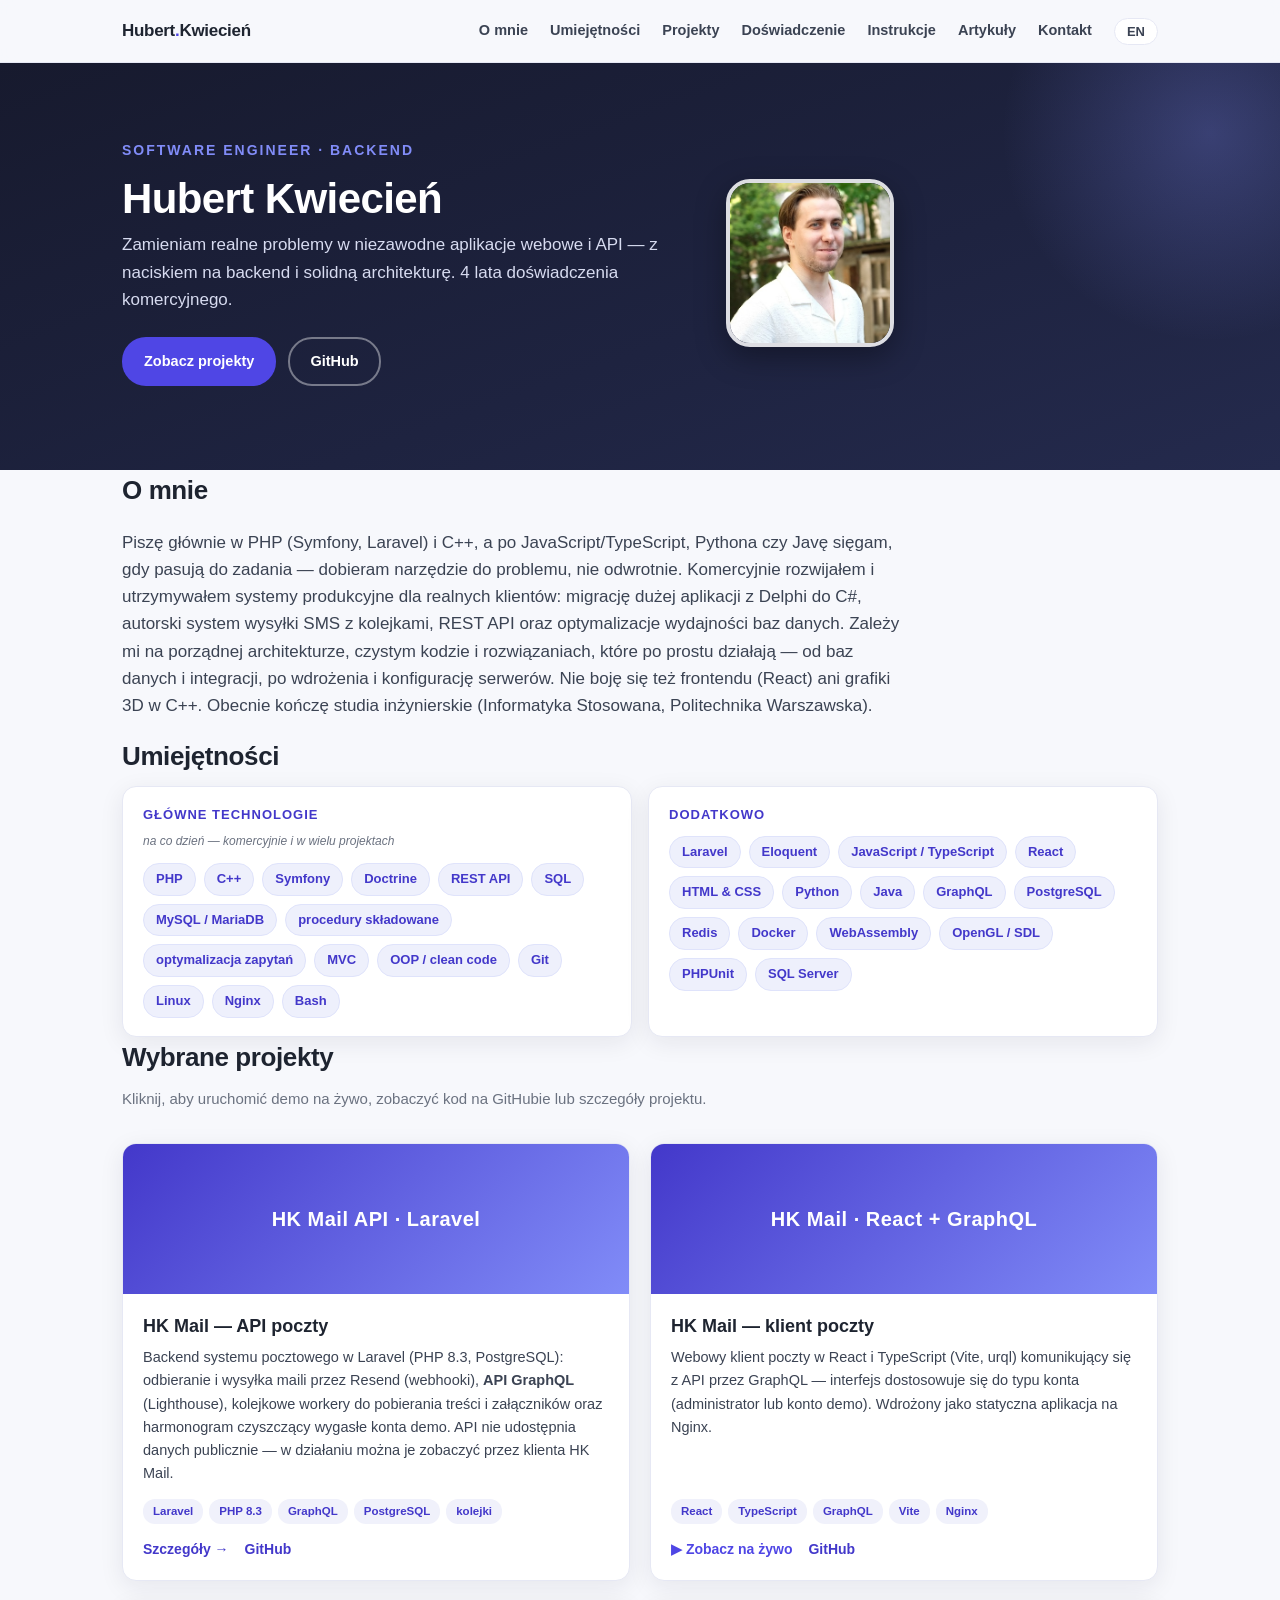
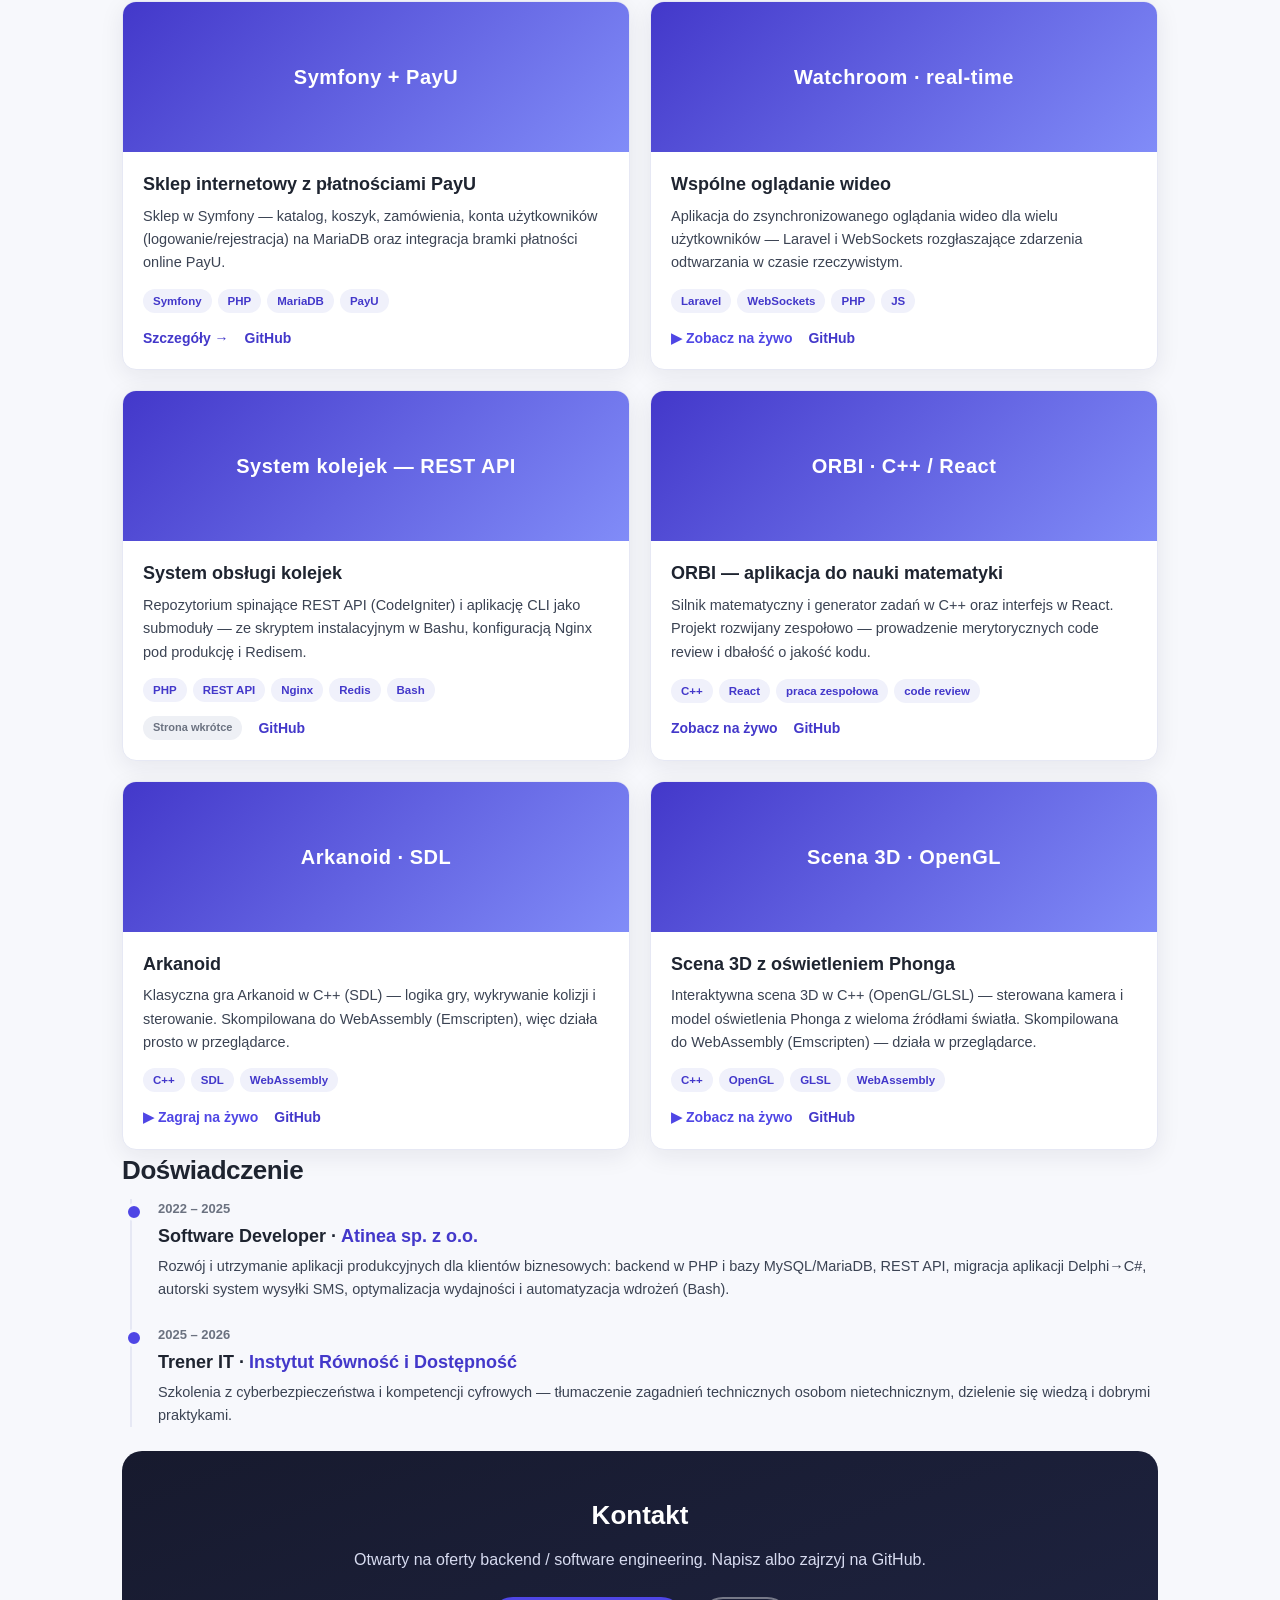
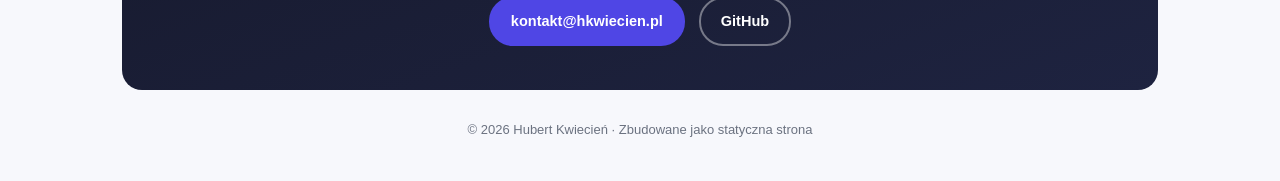
<file: index.html>
<!DOCTYPE html>
<html lang="pl" data-lang="pl">
<head>
<meta charset="UTF-8">
<meta name="viewport" content="width=device-width, initial-scale=1">
<title>Hubert Kwiecień — Software Engineer</title>
<meta name="description" content="Portfolio Huberta Kwiecienia — Software Engineer z naciskiem na backend. PHP/Symfony, Laravel, C++, JavaScript, REST API, bazy danych.">
<meta property="og:title" content="Hubert Kwiecień — Software Engineer">
<meta property="og:description" content="Portfolio Huberta Kwiecienia — Software Engineer z naciskiem na backend. PHP/Symfony, Laravel, C++, JavaScript, REST API, bazy danych.">
<meta property="og:type" content="website">
<meta property="og:image" content="assets/img/hubert-kwiecien-logo.png">
<meta name="twitter:card" content="summary">
<meta name="twitter:image" content="assets/img/hubert-kwiecien-logo.png">
<link rel="icon" type="image/png" sizes="32x32" href="assets/img/favicon-32.png">
<link rel="icon" type="image/png" sizes="192x192" href="assets/img/favicon-192.png">
<link rel="apple-touch-icon" sizes="180x180" href="assets/img/apple-touch-icon.png">
<link rel="shortcut icon" href="favicon.ico">
<link rel="stylesheet" href="style.css">
</head>
<body>

<!-- ===== NAV ===== -->
<nav class="nav">
  <div class="inner">
    <a href="#top" class="brand">Hubert<span>.</span>Kwiecień</a>
    <button class="nav-toggle" aria-label="Menu">☰</button>
    <div class="links">
      <a href="#about"><span class="pl">O mnie</span><span class="en">About</span></a>
      <a href="#skills"><span class="pl">Umiejętności</span><span class="en">Skills</span></a>
      <a href="#projects"><span class="pl">Projekty</span><span class="en">Projects</span></a>
      <a href="#experience"><span class="pl">Doświadczenie</span><span class="en">Experience</span></a>
      <a href="instrukcje/index.php">Instrukcje</a>
      <a href="artykuly/index.php"><span class="pl">Artykuły</span><span class="en">Articles</span></a>
      <a href="#contact"><span class="pl">Kontakt</span><span class="en">Contact</span></a>
      <button class="btn-lang">EN</button>
    </div>
  </div>
</nav>

<!-- ===== HERO ===== -->
<header class="hero" id="top">
  <div class="container inner">
    <div>
      <div class="role">Software Engineer · Backend</div>
      <h1>Hubert Kwiecień</h1>
      <p class="pl">Zamieniam realne problemy w niezawodne aplikacje webowe i API — z naciskiem na backend i solidną architekturę. 4 lata doświadczenia komercyjnego.</p>
      <p class="en">I turn real problems into reliable web applications and APIs — backend-focused, with an eye for solid architecture. 4 years of commercial experience.</p>
      <div class="cta">
        <a href="#projects" class="btn btn-primary"><span class="pl">Zobacz projekty</span><span class="en">View projects</span></a>
        <a href="https://github.com/HubertK2002" target="_blank" rel="noopener" class="btn btn-ghost">GitHub</a>
      </div>
    </div>
    <img class="photo" src="assets/img/hubert.jpg" alt="Hubert Kwiecień">
  </div>
</header>

<!-- ===== ABOUT ===== -->
<section class="about container" id="about">
  <h2 class="section-title"><span class="pl">O mnie</span><span class="en">About me</span></h2>
  <p class="pl">Piszę głównie w PHP (Symfony, Laravel) i C++, a po JavaScript/TypeScript, Pythona czy Javę sięgam, gdy pasują do zadania — dobieram narzędzie do problemu, nie odwrotnie. Komercyjnie rozwijałem i utrzymywałem systemy produkcyjne dla realnych klientów: migrację dużej aplikacji z Delphi do C#, autorski system wysyłki SMS z kolejkami, REST API oraz optymalizacje wydajności baz danych. Zależy mi na porządnej architekturze, czystym kodzie i rozwiązaniach, które po prostu działają — od baz danych i integracji, po wdrożenia i konfigurację serwerów. Nie boję się też frontendu (React) ani grafiki 3D w C++. Obecnie kończę studia inżynierskie (Informatyka Stosowana, Politechnika Warszawska).</p>
  <p class="en">I mostly write PHP (Symfony, Laravel) and C++, and reach for JavaScript/TypeScript, Python or Java when they fit the task — I pick the tool for the problem, not the other way around. Commercially I've built and maintained production systems for real clients: a large Delphi-to-C# app migration, a custom SMS-sending system with queues, REST APIs and database performance optimizations. I care about solid architecture, clean code and solutions that simply work — from databases and integrations to deployments and server configuration. I'm also comfortable with the frontend (React) and 3D graphics in C++. Currently finishing my engineering degree (Applied Computer Science, Warsaw University of Technology).</p>
</section>

<!-- ===== SKILLS ===== -->
<section class="skills container" id="skills">
  <h2 class="section-title"><span class="pl">Umiejętności</span><span class="en">Skills</span></h2>
  <div class="skills-grid">
    <div class="skill-card">
      <h3><span class="pl">Główne technologie</span><span class="en">Core stack</span></h3>
      <p class="skill-note"><span class="pl">na co dzień — komercyjnie i w wielu projektach</span><span class="en">daily — commercial and across many projects</span></p>
      <div class="tags">
        <span class="tag">PHP</span><span class="tag">C++</span><span class="tag">Symfony</span><span class="tag">Doctrine</span>
        <span class="tag">REST API</span><span class="tag">SQL</span><span class="tag">MySQL / MariaDB</span>
        <span class="tag"><span class="pl">procedury składowane</span><span class="en">stored procedures</span></span>
        <span class="tag"><span class="pl">optymalizacja zapytań</span><span class="en">query optimization</span></span>
        <span class="tag">MVC</span><span class="tag">OOP / clean code</span>
        <span class="tag">Git</span><span class="tag">Linux</span><span class="tag">Nginx</span><span class="tag">Bash</span>
      </div>
    </div>
    <div class="skill-card">
      <h3><span class="pl">Dodatkowo</span><span class="en">Also worked with</span></h3>
      <div class="tags">
        <span class="tag">Laravel</span><span class="tag">Eloquent</span><span class="tag">JavaScript / TypeScript</span>
        <span class="tag">React</span><span class="tag">HTML &amp; CSS</span><span class="tag">Python</span><span class="tag">Java</span>
        <span class="tag">GraphQL</span><span class="tag">PostgreSQL</span>
        <span class="tag">Redis</span><span class="tag">Docker</span><span class="tag">WebAssembly</span>
        <span class="tag">OpenGL / SDL</span><span class="tag">PHPUnit</span><span class="tag">SQL Server</span>
      </div>
    </div>
  </div>
</section>

<!-- ===== PROJECTS ===== -->
<section class="projects container" id="projects">
  <h2 class="section-title"><span class="pl">Wybrane projekty</span><span class="en">Selected projects</span></h2>
  <p class="section-sub"><span class="pl">Kliknij, aby uruchomić demo na żywo, zobaczyć kod na GitHubie lub szczegóły projektu.</span><span class="en">Click to run a live demo, see the code on GitHub or the project details.</span></p>
  <div class="proj-grid">

    <div class="proj">
      <div class="thumb">HK Mail API · Laravel</div>
      <div class="body">
        <h3><span class="pl">HK Mail — API poczty</span><span class="en">HK Mail — mail API</span></h3>
        <p class="desc"><span class="pl">Backend systemu pocztowego w Laravel (PHP 8.3, PostgreSQL): odbieranie i wysyłka maili przez Resend (webhooki), <b>API GraphQL</b> (Lighthouse), kolejkowe workery do pobierania treści i załączników oraz harmonogram czyszczący wygasłe konta demo. API nie udostępnia danych publicznie — w działaniu można je zobaczyć przez klienta HK Mail.</span><span class="en">The backend of a mail system in Laravel (PHP 8.3, PostgreSQL): receiving and sending mail through Resend (webhooks), a <b>GraphQL API</b> (Lighthouse), queue workers fetching message bodies and attachments, and a scheduler cleaning up expired demo accounts. The API exposes no public data — you can see it in action through the HK Mail client.</span></p>
        <div class="ptags"><span class="ptag">Laravel</span><span class="ptag">PHP 8.3</span><span class="ptag">GraphQL</span><span class="ptag">PostgreSQL</span><span class="ptag"><span class="pl">kolejki</span><span class="en">queues</span></span></div>
        <div class="actions">
          <a href="projects/hk-mail-api.html"><span class="pl">Szczegóły →</span><span class="en">Details →</span></a>
          <a href="https://github.com/HubertK2002/MailApi" target="_blank" rel="noopener">GitHub</a>
        </div>
      </div>
    </div>

    <div class="proj">
      <div class="thumb">HK Mail · React + GraphQL</div>
      <div class="body">
        <h3><span class="pl">HK Mail — klient poczty</span><span class="en">HK Mail — webmail client</span></h3>
        <p class="desc"><span class="pl">Webowy klient poczty w React i TypeScript (Vite, urql) komunikujący się z API przez GraphQL — interfejs dostosowuje się do typu konta (administrator lub konto demo). Wdrożony jako statyczna aplikacja na Nginx.</span><span class="en">A webmail client in React and TypeScript (Vite, urql) talking to the API over GraphQL — the interface adapts to the account type (admin or demo account). Deployed as a static app on Nginx.</span></p>
        <div class="ptags"><span class="ptag">React</span><span class="ptag">TypeScript</span><span class="ptag">GraphQL</span><span class="ptag">Vite</span><span class="ptag">Nginx</span></div>
        <div class="actions">
          <a class="live" href="https://poczta.hkwiecien.pl/" target="_blank" rel="noopener">▶ <span class="pl">Zobacz na żywo</span><span class="en">Live demo</span></a>
          <a href="https://github.com/HubertK2002/MailClient" target="_blank" rel="noopener">GitHub</a>
        </div>
      </div>
    </div>

    <div class="proj">
      <div class="thumb">Symfony + PayU</div>
      <div class="body">
        <h3><span class="pl">Sklep internetowy z płatnościami PayU</span><span class="en">Online store with PayU payments</span></h3>
        <p class="desc"><span class="pl">Sklep w Symfony — katalog, koszyk, zamówienia, konta użytkowników (logowanie/rejestracja) na MariaDB oraz integracja bramki płatności online PayU.</span><span class="en">A Symfony store — catalog, cart, orders, user accounts (login/registration) on MariaDB, and an online PayU payment gateway integration.</span></p>
        <div class="ptags"><span class="ptag">Symfony</span><span class="ptag">PHP</span><span class="ptag">MariaDB</span><span class="ptag">PayU</span></div>
        <div class="actions">
          <a href="projects/symfony-payu.html"><span class="pl">Szczegóły →</span><span class="en">Details →</span></a>
          <a href="https://github.com/HubertK2002/Techniki-internetu-sklep" target="_blank" rel="noopener">GitHub</a>
        </div>
      </div>
    </div>

    <div class="proj">
      <div class="thumb">Watchroom · real-time</div>
      <div class="body">
        <h3><span class="pl">Wspólne oglądanie wideo</span><span class="en">Synchronized video watching</span></h3>
        <p class="desc"><span class="pl">Aplikacja do zsynchronizowanego oglądania wideo dla wielu użytkowników — Laravel i WebSockets rozgłaszające zdarzenia odtwarzania w czasie rzeczywistym.</span><span class="en">An app for synchronized group video watching — Laravel and WebSockets broadcasting playback events in real time.</span></p>
        <div class="ptags"><span class="ptag">Laravel</span><span class="ptag">WebSockets</span><span class="ptag">PHP</span><span class="ptag">JS</span></div>
        <div class="actions">
          <a class="live" href="https://player.hkwiecien.pl/" target="_blank" rel="noopener">▶ <span class="pl">Zobacz na żywo</span><span class="en">Live demo</span></a>
          <a href="https://github.com/HubertK2002/Video-Party-Player" target="_blank" rel="noopener">GitHub</a>
        </div>
      </div>
    </div>

    <div class="proj">
      <div class="thumb"><span class="pl">System kolejek — REST API</span><span class="en">Queue system — REST API</span></div>
      <div class="body">
        <h3><span class="pl">System obsługi kolejek</span><span class="en">Queue management system</span></h3>
        <p class="desc"><span class="pl">Repozytorium spinające REST API (CodeIgniter) i aplikację CLI jako submoduły — ze skryptem instalacyjnym w Bashu, konfiguracją Nginx pod produkcję i Redisem.</span><span class="en">An umbrella repo combining a REST API (CodeIgniter) and a CLI app as submodules — with a Bash installer, production Nginx configuration and Redis.</span></p>
        <div class="ptags"><span class="ptag">PHP</span><span class="ptag">REST API</span><span class="ptag">Nginx</span><span class="ptag">Redis</span><span class="ptag">Bash</span></div>
        <div class="actions">
          <span class="badge-soon"><span class="pl">Strona wkrótce</span><span class="en">Page soon</span></span>
          <a href="https://github.com/HubertK2002/Api-system-w-kolejek-g-rskich" target="_blank" rel="noopener">GitHub</a>
        </div>
      </div>
    </div>

    <div class="proj">
      <div class="thumb">ORBI · C++ / React</div>
      <div class="body">
        <h3><span class="pl">ORBI — aplikacja do nauki matematyki</span><span class="en">ORBI — a math-learning app</span></h3>
        <p class="desc"><span class="pl">Silnik matematyczny i generator zadań w C++ oraz interfejs w React. Projekt rozwijany zespołowo — prowadzenie merytorycznych code review i dbałość o jakość kodu.</span><span class="en">A math engine and exercise generator in C++ with a React interface. Developed as a team — conducting technical code reviews and caring about code quality.</span></p>
        <div class="ptags"><span class="ptag">C++</span><span class="ptag">React</span><span class="ptag"><span class="pl">praca zespołowa</span><span class="en">teamwork</span></span><span class="ptag">code review</span></div>
        <div class="actions">
          <a href="https://orbi.hkwiecien.pl" target="_blank" rel="noopener"><span><span class="pl">Zobacz na żywo</span><span class="en">Try now</span></span></a>
          <a href="https://github.com/HubertK2002" target="_blank" rel="noopener">GitHub</a>
        </div>
      </div>
    </div>

    <div class="proj">
      <div class="thumb">Arkanoid · SDL</div>
      <div class="body">
        <h3>Arkanoid</h3>
        <p class="desc"><span class="pl">Klasyczna gra Arkanoid w C++ (SDL) — logika gry, wykrywanie kolizji i sterowanie. Skompilowana do WebAssembly (Emscripten), więc działa prosto w przeglądarce.</span><span class="en">A classic Arkanoid game in C++ (SDL) — game logic, collision detection and controls. Compiled to WebAssembly (Emscripten), so it runs right in the browser.</span></p>
        <div class="ptags"><span class="ptag">C++</span><span class="ptag">SDL</span><span class="ptag">WebAssembly</span></div>
        <div class="actions">
          <a class="live" href="https://arkanoid.hkwiecien.pl/" target="_blank" rel="noopener">▶ <span class="pl">Zagraj na żywo</span><span class="en">Play live</span></a>
          <a href="https://github.com/HubertK2002/Arkanoid" target="_blank" rel="noopener">GitHub</a>
        </div>
      </div>
    </div>

    <div class="proj">
      <div class="thumb"><span class="pl">Scena 3D · OpenGL</span><span class="en">3D scene · OpenGL</span></div>
      <div class="body">
        <h3><span class="pl">Scena 3D z oświetleniem Phonga</span><span class="en">3D scene with Phong lighting</span></h3>
        <p class="desc"><span class="pl">Interaktywna scena 3D w C++ (OpenGL/GLSL) — sterowana kamera i model oświetlenia Phonga z wieloma źródłami światła. Skompilowana do WebAssembly (Emscripten) — działa w przeglądarce.</span><span class="en">An interactive 3D scene in C++ (OpenGL/GLSL) — a controllable camera and the Phong lighting model with multiple light sources. Compiled to WebAssembly (Emscripten) — runs in the browser.</span></p>
        <div class="ptags"><span class="ptag">C++</span><span class="ptag">OpenGL</span><span class="ptag">GLSL</span><span class="ptag">WebAssembly</span></div>
        <div class="actions">
          <a class="live" href="https://phong.hkwiecien.pl/" target="_blank" rel="noopener">▶ <span class="pl">Zobacz na żywo</span><span class="en">Live demo</span></a>
          <a href="https://github.com/HubertK2002/Camera-and-Phong-Lighting" target="_blank" rel="noopener">GitHub</a>
        </div>
      </div>
    </div>

  </div>
</section>

<!-- ===== EXPERIENCE ===== -->
<section class="experience container" id="experience">
  <h2 class="section-title"><span class="pl">Doświadczenie</span><span class="en">Experience</span></h2>
  <div class="timeline">
    <div class="tl-item">
      <div class="when">2022 – 2025</div>
      <h3>Software Developer · <span class="org">Atinea sp. z o.o.</span></h3>
      <p class="pl">Rozwój i utrzymanie aplikacji produkcyjnych dla klientów biznesowych: backend w PHP i bazy MySQL/MariaDB, REST API, migracja aplikacji Delphi→C#, autorski system wysyłki SMS, optymalizacja wydajności i automatyzacja wdrożeń (Bash).</p>
      <p class="en">Development and maintenance of production apps for business clients: PHP backend and MySQL/MariaDB databases, REST APIs, a Delphi→C# app migration, a custom SMS-sending system, performance optimization and deployment automation (Bash).</p>
    </div>
    <div class="tl-item">
      <div class="when">2025 – 2026</div>
      <h3><span class="pl">Trener IT</span><span class="en">IT Trainer</span> · <span class="org">Instytut Równość i Dostępność</span></h3>
      <p class="pl">Szkolenia z cyberbezpieczeństwa i kompetencji cyfrowych — tłumaczenie zagadnień technicznych osobom nietechnicznym, dzielenie się wiedzą i dobrymi praktykami.</p>
      <p class="en">Training in cybersecurity and digital skills — explaining technical topics to non-technical audiences, sharing knowledge and good practices.</p>
    </div>
  </div>
</section>

<!-- ===== CONTACT ===== -->
<section class="container" id="contact">
  <div class="contact">
    <h2><span class="pl">Kontakt</span><span class="en">Get in touch</span></h2>
    <p class="pl">Otwarty na oferty backend / software engineering. Napisz albo zajrzyj na GitHub.</p>
    <p class="en">Open to backend / software engineering roles. Reach out or check my GitHub.</p>
    <div class="links">
      <a href="mailto:kontakt@hkwiecien.pl" class="btn btn-primary">kontakt@hkwiecien.pl</a>
      <a href="https://github.com/HubertK2002" target="_blank" rel="noopener" class="btn btn-ghost">GitHub</a>
    </div>
  </div>
</section>

<footer>
  <div class="container">© 2026 Hubert Kwiecień · <span class="pl">Zbudowane jako statyczna strona</span><span class="en">Built as a static site</span></div>
</footer>

<script src="script.js"></script>
</body>
</html>
</file>
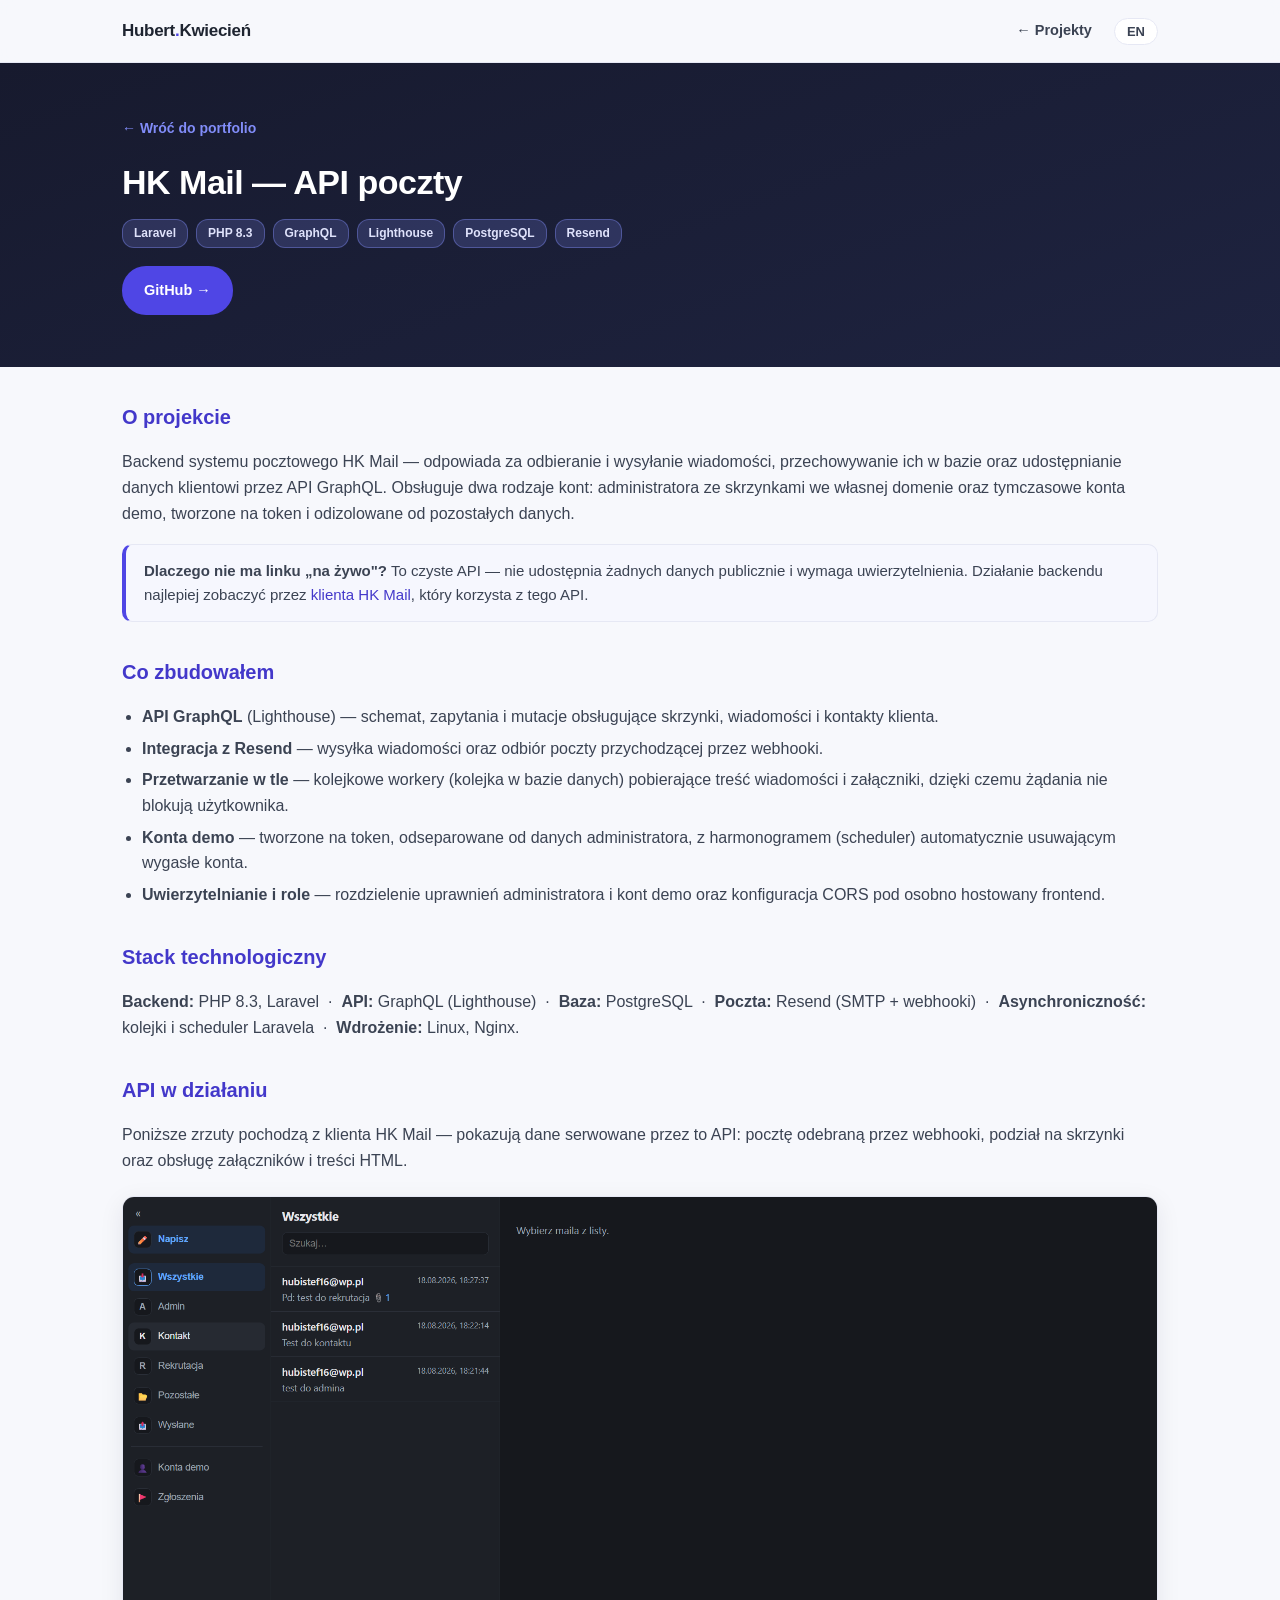
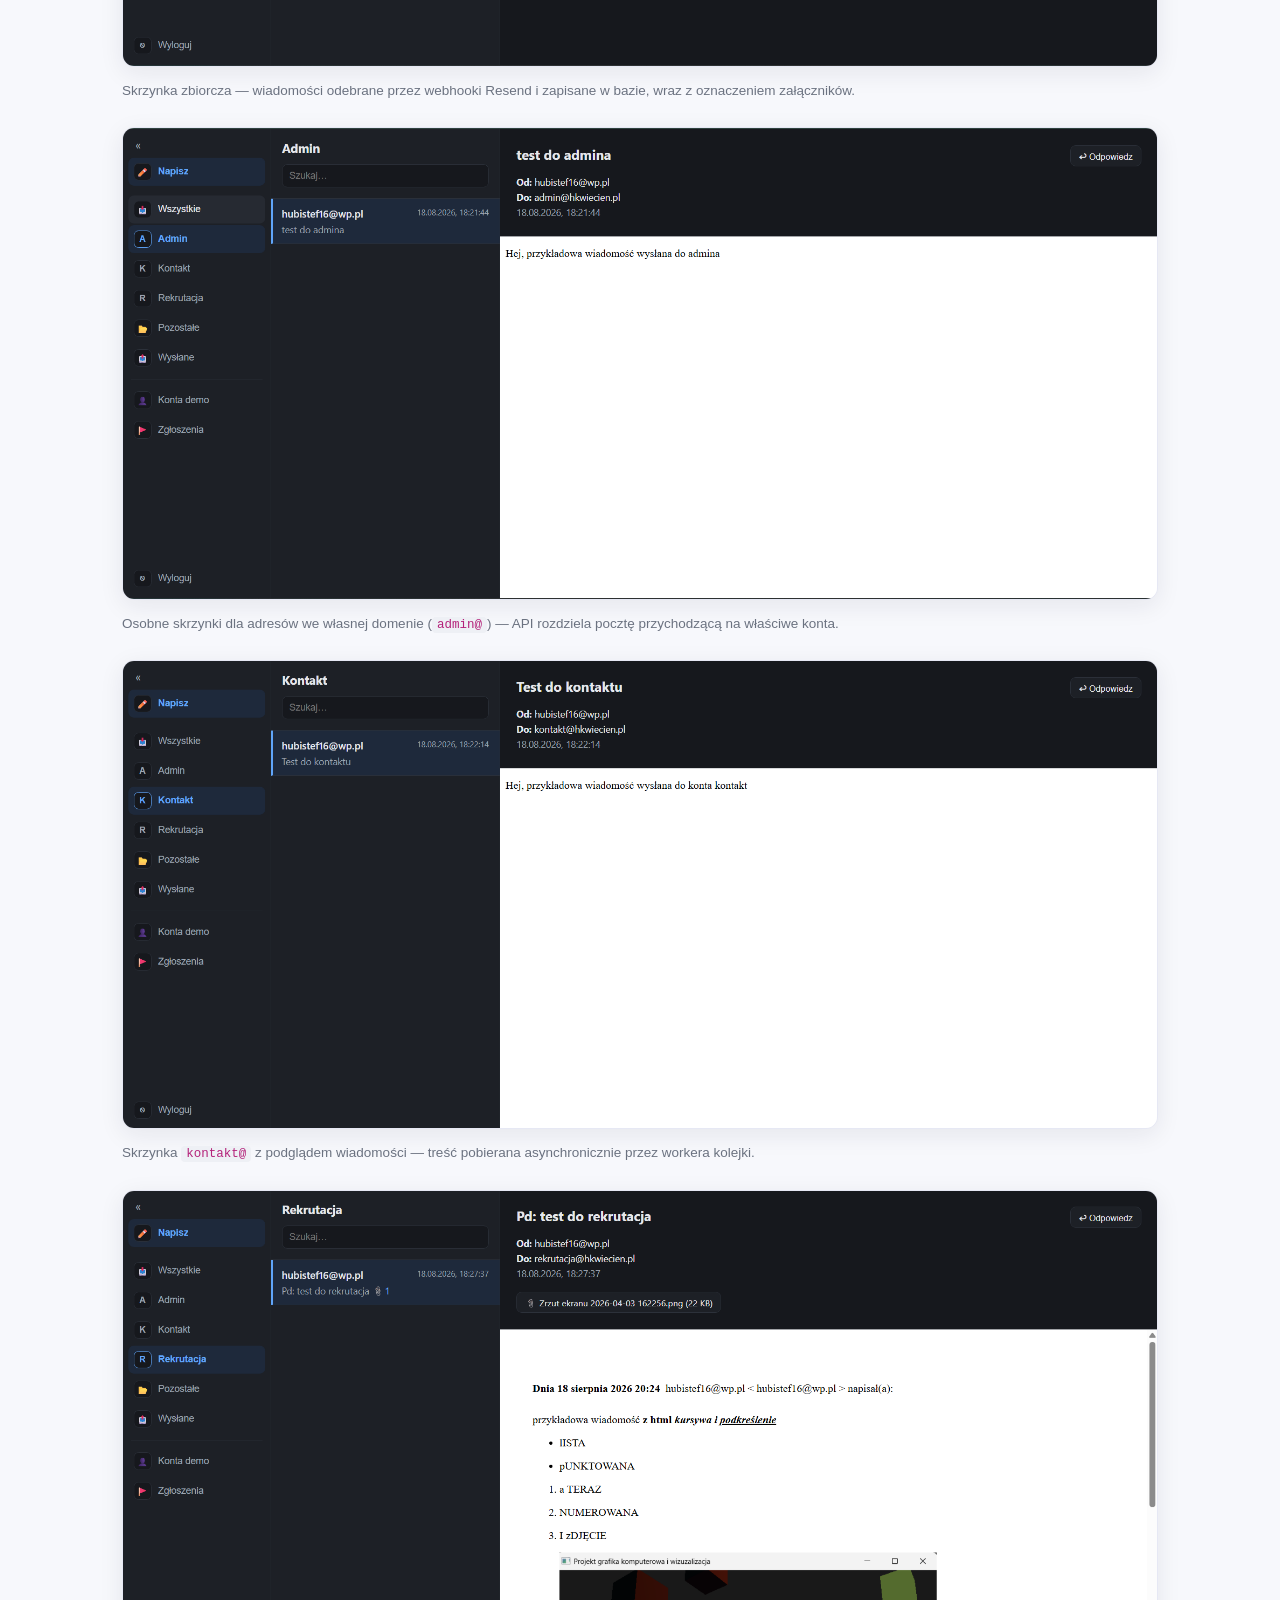
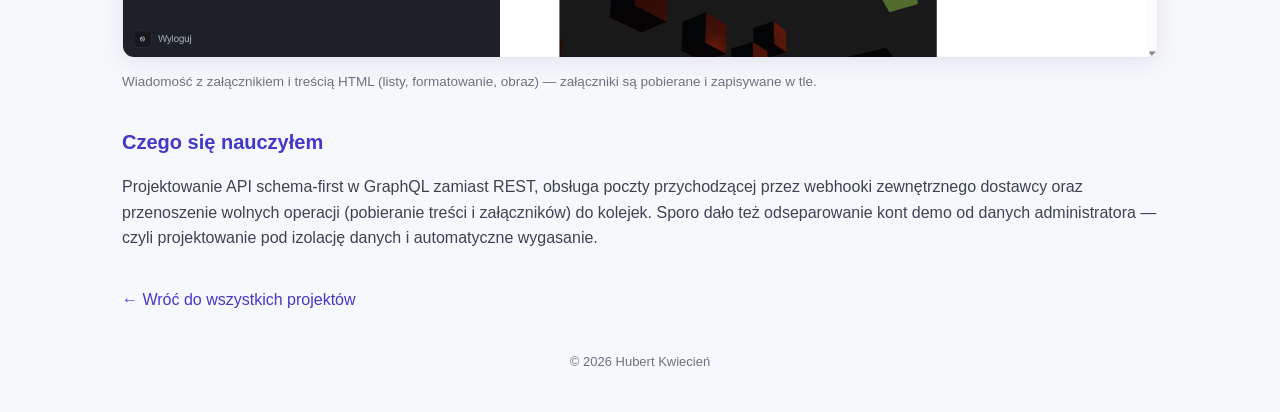
<file: projects/hk-mail-api.html>
<!DOCTYPE html>
<html lang="pl" data-lang="pl">
<head>
<meta charset="UTF-8">
<meta name="viewport" content="width=device-width, initial-scale=1">
<title>HK Mail API — Hubert Kwiecień</title>
<link rel="stylesheet" href="../style.css">
</head>
<body>

<nav class="nav">
  <div class="inner">
    <a href="../index.html" class="brand">Hubert<span>.</span>Kwiecień</a>
    <div class="links">
      <a href="../index.html#projects"><span class="pl">← Projekty</span><span class="en">← Projects</span></a>
      <button class="btn-lang">EN</button>
    </div>
  </div>
</nav>

<header class="detail-hero">
  <div class="container">
    <a href="../index.html#projects" class="back"><span class="pl">← Wróć do portfolio</span><span class="en">← Back to portfolio</span></a>
    <h1><span class="pl">HK Mail — API poczty</span><span class="en">HK Mail — mail API</span></h1>
    <div class="ptags"><span class="ptag">Laravel</span><span class="ptag">PHP 8.3</span><span class="ptag">GraphQL</span><span class="ptag">Lighthouse</span><span class="ptag">PostgreSQL</span><span class="ptag">Resend</span></div>
    <a href="https://github.com/HubertK2002/MailApi" target="_blank" rel="noopener" class="btn btn-primary">GitHub →</a>
  </div>
</header>

<main class="detail container">
  <h2><span class="pl">O projekcie</span><span class="en">Overview</span></h2>
  <p class="pl">Backend systemu pocztowego HK Mail — odpowiada za odbieranie i wysyłanie wiadomości, przechowywanie ich w bazie oraz udostępnianie danych klientowi przez API GraphQL. Obsługuje dwa rodzaje kont: administratora ze skrzynkami we własnej domenie oraz tymczasowe konta demo, tworzone na token i odizolowane od pozostałych danych.</p>
  <p class="en">The backend of the HK Mail system — it receives and sends messages, stores them in the database and exposes data to the client through a GraphQL API. It supports two kinds of accounts: an administrator with mailboxes on a private domain, and temporary demo accounts that are token-provisioned and isolated from other data.</p>

  <div class="note-box">
    <p class="pl"><b>Dlaczego nie ma linku „na żywo"?</b> To czyste API — nie udostępnia żadnych danych publicznie i wymaga uwierzytelnienia. Działanie backendu najlepiej zobaczyć przez <a href="https://poczta.hkwiecien.pl/" target="_blank" rel="noopener">klienta HK Mail</a>, który korzysta z tego API.</p>
    <p class="en"><b>Why is there no “live” link?</b> This is a pure API — it exposes no public data and requires authentication. The easiest way to see the backend in action is through the <a href="https://poczta.hkwiecien.pl/" target="_blank" rel="noopener">HK Mail client</a>, which consumes this API.</p>
  </div>

  <h2><span class="pl">Co zbudowałem</span><span class="en">What I built</span></h2>
  <ul>
    <li class="pl"><b>API GraphQL</b> (Lighthouse) — schemat, zapytania i mutacje obsługujące skrzynki, wiadomości i kontakty klienta.</li>
    <li class="en"><b>GraphQL API</b> (Lighthouse) — schema, queries and mutations serving the client's mailboxes, messages and contacts.</li>
    <li class="pl"><b>Integracja z Resend</b> — wysyłka wiadomości oraz odbiór poczty przychodzącej przez webhooki.</li>
    <li class="en"><b>Resend integration</b> — sending messages and receiving inbound mail through webhooks.</li>
    <li class="pl"><b>Przetwarzanie w tle</b> — kolejkowe workery (kolejka w bazie danych) pobierające treść wiadomości i załączniki, dzięki czemu żądania nie blokują użytkownika.</li>
    <li class="en"><b>Background processing</b> — queue workers (database-backed queue) fetching message bodies and attachments, so requests never block the user.</li>
    <li class="pl"><b>Konta demo</b> — tworzone na token, odseparowane od danych administratora, z harmonogramem (scheduler) automatycznie usuwającym wygasłe konta.</li>
    <li class="en"><b>Demo accounts</b> — token-provisioned, isolated from admin data, with a scheduler automatically removing expired accounts.</li>
    <li class="pl"><b>Uwierzytelnianie i role</b> — rozdzielenie uprawnień administratora i kont demo oraz konfiguracja CORS pod osobno hostowany frontend.</li>
    <li class="en"><b>Authentication and roles</b> — separating administrator and demo permissions, plus CORS configuration for the separately hosted frontend.</li>
  </ul>

  <h2><span class="pl">Stack technologiczny</span><span class="en">Tech stack</span></h2>
  <p class="pl"><b>Backend:</b> PHP 8.3, Laravel &nbsp;·&nbsp; <b>API:</b> GraphQL (Lighthouse) &nbsp;·&nbsp; <b>Baza:</b> PostgreSQL &nbsp;·&nbsp; <b>Poczta:</b> Resend (SMTP + webhooki) &nbsp;·&nbsp; <b>Asynchroniczność:</b> kolejki i scheduler Laravela &nbsp;·&nbsp; <b>Wdrożenie:</b> Linux, Nginx.</p>
  <p class="en"><b>Backend:</b> PHP 8.3, Laravel &nbsp;·&nbsp; <b>API:</b> GraphQL (Lighthouse) &nbsp;·&nbsp; <b>Database:</b> PostgreSQL &nbsp;·&nbsp; <b>Mail:</b> Resend (SMTP + webhooks) &nbsp;·&nbsp; <b>Async:</b> Laravel queues and scheduler &nbsp;·&nbsp; <b>Deployment:</b> Linux, Nginx.</p>

  <h2><span class="pl">API w działaniu</span><span class="en">The API in action</span></h2>
  <p class="pl">Poniższe zrzuty pochodzą z klienta HK Mail — pokazują dane serwowane przez to API: pocztę odebraną przez webhooki, podział na skrzynki oraz obsługę załączników i treści HTML.</p>
  <p class="en">The screenshots below come from the HK Mail client — they show the data served by this API: mail received through webhooks, the split into mailboxes, and handling of attachments and HTML content.</p>

  <figure class="shot-fig">
    <img class="shot" src="../assets/img/hkmail-1-wszystkie.png" alt="HK Mail — widok wszystkich wiadomości">
    <figcaption><span class="pl">Skrzynka zbiorcza — wiadomości odebrane przez webhooki Resend i zapisane w bazie, wraz z oznaczeniem załączników.</span><span class="en">Combined inbox — messages received through Resend webhooks and stored in the database, with attachment indicators.</span></figcaption>
  </figure>

  <figure class="shot-fig">
    <img class="shot" src="../assets/img/hkmail-2-admin.png" alt="HK Mail — skrzynka admin@">
    <figcaption><span class="pl">Osobne skrzynki dla adresów we własnej domenie (<code>admin@</code>) — API rozdziela pocztę przychodzącą na właściwe konta.</span><span class="en">Separate mailboxes for addresses on a private domain (<code>admin@</code>) — the API routes inbound mail to the right accounts.</span></figcaption>
  </figure>

  <figure class="shot-fig">
    <img class="shot" src="../assets/img/hkmail-3-kontakt.png" alt="HK Mail — skrzynka kontakt@">
    <figcaption><span class="pl">Skrzynka <code>kontakt@</code> z podglądem wiadomości — treść pobierana asynchronicznie przez workera kolejki.</span><span class="en">The <code>kontakt@</code> mailbox with a message preview — the body is fetched asynchronously by a queue worker.</span></figcaption>
  </figure>

  <figure class="shot-fig">
    <img class="shot" src="../assets/img/hkmail-4-zalacznik.png" alt="HK Mail — wiadomość HTML z załącznikiem">
    <figcaption><span class="pl">Wiadomość z załącznikiem i treścią HTML (listy, formatowanie, obraz) — załączniki są pobierane i zapisywane w tle.</span><span class="en">A message with an attachment and HTML content (lists, formatting, an image) — attachments are fetched and stored in the background.</span></figcaption>
  </figure>

  <h2><span class="pl">Czego się nauczyłem</span><span class="en">What I learned</span></h2>
  <p class="pl">Projektowanie API schema-first w GraphQL zamiast REST, obsługa poczty przychodzącej przez webhooki zewnętrznego dostawcy oraz przenoszenie wolnych operacji (pobieranie treści i załączników) do kolejek. Sporo dało też odseparowanie kont demo od danych administratora — czyli projektowanie pod izolację danych i automatyczne wygasanie.</p>
  <p class="en">Designing a schema-first GraphQL API instead of REST, handling inbound mail through a third-party provider's webhooks, and moving slow operations (fetching bodies and attachments) into queues. Isolating demo accounts from admin data was equally instructive — designing for data isolation and automatic expiry.</p>

  <p style="margin:36px 0 10px"><a href="../index.html#projects"><span class="pl">← Wróć do wszystkich projektów</span><span class="en">← Back to all projects</span></a></p>
</main>

<footer>
  <div class="container">© 2026 Hubert Kwiecień</div>
</footer>

<script src="../script.js"></script>
</body>
</html>
</file>
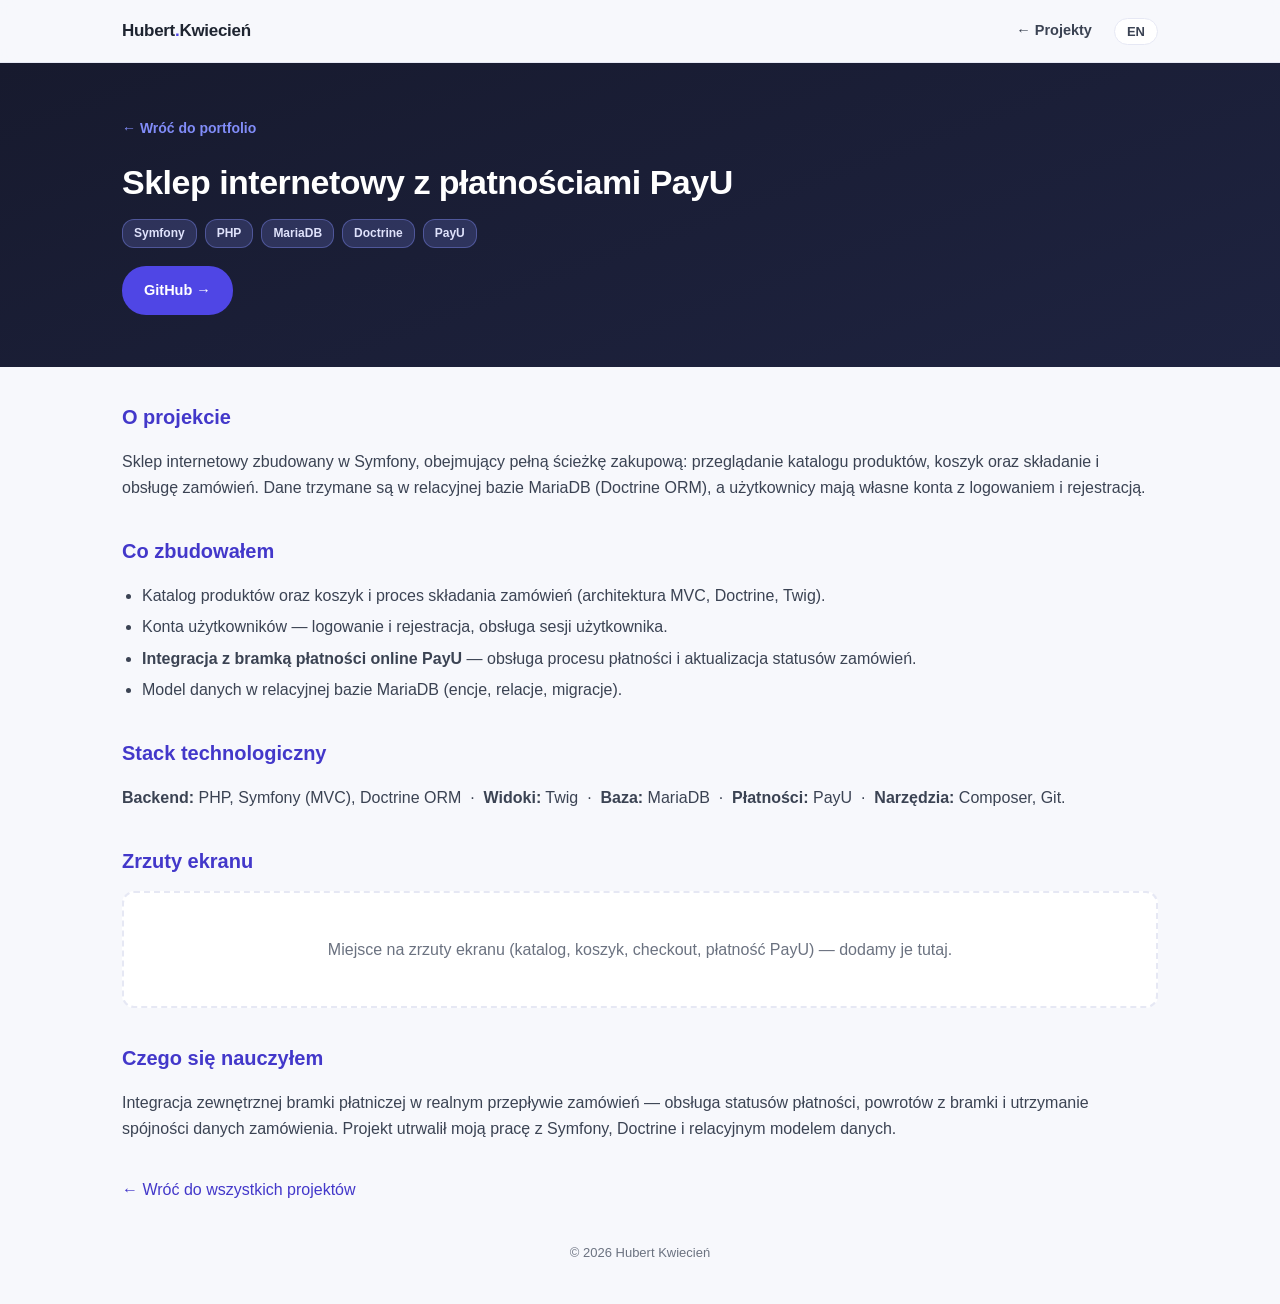
<file: projects/symfony-payu.html>
<!DOCTYPE html>
<html lang="pl" data-lang="pl">
<head>
<meta charset="UTF-8">
<meta name="viewport" content="width=device-width, initial-scale=1">
<title>Sklep Symfony + PayU — Hubert Kwiecień</title>
<link rel="stylesheet" href="../style.css">
</head>
<body>

<nav class="nav">
  <div class="inner">
    <a href="../index.html" class="brand">Hubert<span>.</span>Kwiecień</a>
    <div class="links">
      <a href="../index.html#projects"><span class="pl">← Projekty</span><span class="en">← Projects</span></a>
      <button class="btn-lang">EN</button>
    </div>
  </div>
</nav>

<header class="detail-hero">
  <div class="container">
    <a href="../index.html#projects" class="back"><span class="pl">← Wróć do portfolio</span><span class="en">← Back to portfolio</span></a>
    <h1><span class="pl">Sklep internetowy z płatnościami PayU</span><span class="en">Online store with PayU payments</span></h1>
    <div class="ptags"><span class="ptag">Symfony</span><span class="ptag">PHP</span><span class="ptag">MariaDB</span><span class="ptag">Doctrine</span><span class="ptag">PayU</span></div>
    <a href="https://github.com/HubertK2002/Techniki-internetu-sklep" target="_blank" rel="noopener" class="btn btn-primary">GitHub →</a>
  </div>
</header>

<main class="detail container">
  <h2><span class="pl">O projekcie</span><span class="en">Overview</span></h2>
  <p class="pl">Sklep internetowy zbudowany w Symfony, obejmujący pełną ścieżkę zakupową: przeglądanie katalogu produktów, koszyk oraz składanie i obsługę zamówień. Dane trzymane są w relacyjnej bazie MariaDB (Doctrine ORM), a użytkownicy mają własne konta z logowaniem i rejestracją.</p>
  <p class="en">An online store built in Symfony covering the full purchase flow: browsing the product catalog, a cart, and placing and handling orders. Data is stored in a relational MariaDB database (Doctrine ORM), and users have their own accounts with login and registration.</p>

  <h2><span class="pl">Co zbudowałem</span><span class="en">What I built</span></h2>
  <ul>
    <li class="pl">Katalog produktów oraz koszyk i proces składania zamówień (architektura MVC, Doctrine, Twig).</li>
    <li class="en">Product catalog, cart and the order-placing process (MVC architecture, Doctrine, Twig).</li>
    <li class="pl">Konta użytkowników — logowanie i rejestracja, obsługa sesji użytkownika.</li>
    <li class="en">User accounts — login and registration, user session handling.</li>
    <li class="pl"><b>Integracja z bramką płatności online PayU</b> — obsługa procesu płatności i aktualizacja statusów zamówień.</li>
    <li class="en"><b>Integration with the PayU online payment gateway</b> — handling the payment process and updating order statuses.</li>
    <li class="pl">Model danych w relacyjnej bazie MariaDB (encje, relacje, migracje).</li>
    <li class="en">A data model in a relational MariaDB database (entities, relations, migrations).</li>
  </ul>

  <h2><span class="pl">Stack technologiczny</span><span class="en">Tech stack</span></h2>
  <p class="pl"><b>Backend:</b> PHP, Symfony (MVC), Doctrine ORM &nbsp;·&nbsp; <b>Widoki:</b> Twig &nbsp;·&nbsp; <b>Baza:</b> MariaDB &nbsp;·&nbsp; <b>Płatności:</b> PayU &nbsp;·&nbsp; <b>Narzędzia:</b> Composer, Git.</p>
  <p class="en"><b>Backend:</b> PHP, Symfony (MVC), Doctrine ORM &nbsp;·&nbsp; <b>Views:</b> Twig &nbsp;·&nbsp; <b>Database:</b> MariaDB &nbsp;·&nbsp; <b>Payments:</b> PayU &nbsp;·&nbsp; <b>Tools:</b> Composer, Git.</p>

  <h2><span class="pl">Zrzuty ekranu</span><span class="en">Screenshots</span></h2>
  <div class="shot-placeholder">
    <span class="pl">Miejsce na zrzuty ekranu (katalog, koszyk, checkout, płatność PayU) — dodamy je tutaj.</span>
    <span class="en">Placeholder for screenshots (catalog, cart, checkout, PayU payment) — to be added here.</span>
  </div>

  <h2><span class="pl">Czego się nauczyłem</span><span class="en">What I learned</span></h2>
  <p class="pl">Integracja zewnętrznej bramki płatniczej w realnym przepływie zamówień — obsługa statusów płatności, powrotów z bramki i utrzymanie spójności danych zamówienia. Projekt utrwalił moją pracę z Symfony, Doctrine i relacyjnym modelem danych.</p>
  <p class="en">Integrating an external payment gateway into a real order flow — handling payment statuses, gateway callbacks and keeping order data consistent. The project reinforced my work with Symfony, Doctrine and a relational data model.</p>

  <p style="margin:36px 0 10px"><a href="../index.html#projects"><span class="pl">← Wróć do wszystkich projektów</span><span class="en">← Back to all projects</span></a></p>
</main>

<footer>
  <div class="container">© 2026 Hubert Kwiecień</div>
</footer>

<script src="../script.js"></script>
</body>
</html>
</file>
<file: style.css>
/* ============ Hubert Kwiecień — Portfolio ============ */
:root{
  --ind:#4f46e5; --ind-d:#4338ca; --ind-l:#818cf8;
  --navy:#171a2e; --navy-2:#1e2340;
  --ink:#1e2430; --ink-soft:#3b4353; --muted:#6b7280;
  --bg:#f7f8fc; --card:#ffffff; --card-bd:#e6e8f4;
  --radius:14px; --maxw:1080px;
  --shadow:0 6px 24px rgba(23,26,46,.08);
  --shadow-lg:0 14px 40px rgba(23,26,46,.14);
}
*{box-sizing:border-box}
html{scroll-behavior:smooth}
body{
  margin:0; background:var(--bg); color:var(--ink);
  font-family:"Segoe UI","Helvetica Neue",Arial,sans-serif;
  line-height:1.6; font-size:16px; -webkit-font-smoothing:antialiased;
}
a{color:var(--ind-d); text-decoration:none}
a:hover{text-decoration:underline}
img{max-width:100%; display:block}
.container{max-width:var(--maxw); margin:0 auto; padding:0 22px}
section{padding:64px 0}
.section-title{font-size:26px; font-weight:800; letter-spacing:-.4px; margin:0 0 8px}
.section-sub{color:var(--muted); margin:0 0 32px; font-size:15px}

/* language visibility */
[data-lang="en"] .pl{display:none}
[data-lang="pl"] .en{display:none}

/* ---------- NAV ---------- */
.nav{
  position:sticky; top:0; z-index:50; background:rgba(247,248,252,.9);
  backdrop-filter:blur(8px); border-bottom:1px solid var(--card-bd);
}
.nav .inner{display:flex; align-items:center; gap:18px; height:62px; max-width:var(--maxw); margin:0 auto; padding:0 22px}
.brand{font-weight:800; letter-spacing:-.3px; color:var(--ink); font-size:17px}
.brand:hover{text-decoration:none}
.brand span{color:var(--ind)}
.nav .links{display:flex; gap:22px; margin-left:auto; align-items:center}
.nav .links a{color:var(--ink-soft); font-size:14.5px; font-weight:600}
.nav .links a:hover{color:var(--ind-d); text-decoration:none}
.btn-lang{
  border:1px solid var(--card-bd); background:#fff; color:var(--ink-soft);
  border-radius:20px; padding:5px 12px; font-size:13px; font-weight:700; cursor:pointer;
}
.btn-lang:hover{border-color:var(--ind-l); color:var(--ind-d)}
.nav-toggle{display:none; background:none; border:0; cursor:pointer; font-size:24px; color:var(--ink)}

/* ---------- HERO ---------- */
.hero{
  background:linear-gradient(160deg,var(--navy) 0%,var(--navy-2) 60%,#242a4d 100%);
  color:#fff; padding:76px 0 84px; position:relative; overflow:hidden;
}
.hero::after{content:""; position:absolute; right:-140px; top:-140px; width:420px; height:420px;
  background:radial-gradient(circle,rgba(129,140,248,.28) 0%,rgba(129,140,248,0) 70%)}
.hero .inner{display:flex; align-items:center; gap:44px; position:relative; z-index:1}
.hero .photo{
  width:168px; height:168px; border-radius:24px; object-fit:cover; flex-shrink:0;
  border:4px solid rgba(255,255,255,.85); box-shadow:0 10px 30px rgba(0,0,0,.35);
}
.hero h1{font-size:42px; line-height:1.05; margin:0 0 10px; letter-spacing:-.6px}
.hero .role{color:var(--ind-l); font-weight:700; letter-spacing:2px; text-transform:uppercase; font-size:14px; margin-bottom:16px}
.hero p{color:#d7dbf0; font-size:17px; max-width:560px; margin:0 0 24px}
.cta{display:flex; gap:12px; flex-wrap:wrap}
.btn{
  display:inline-flex; align-items:center; gap:8px; border-radius:24px; padding:11px 20px;
  font-weight:700; font-size:14.5px; cursor:pointer; border:2px solid transparent; transition:.15s;
}
.btn:hover{text-decoration:none; transform:translateY(-1px)}
.btn-primary{background:var(--ind); color:#fff}
.btn-primary:hover{background:var(--ind-l); color:#fff}
.btn-ghost{background:transparent; color:#fff; border-color:rgba(255,255,255,.4)}
.btn-ghost:hover{border-color:#fff}

/* ---------- ABOUT ---------- */
.about p{font-size:17px; color:var(--ink-soft); max-width:780px}

/* ---------- SKILLS ---------- */
.skills-grid{display:grid; grid-template-columns:repeat(2,1fr); gap:16px}
.skill-card{background:var(--card); border:1px solid var(--card-bd); border-radius:var(--radius); padding:18px 20px; box-shadow:var(--shadow)}
.skill-card h3{margin:0 0 10px; font-size:13px; text-transform:uppercase; letter-spacing:1px; color:var(--ind-d)}
.tags{display:flex; flex-wrap:wrap; gap:8px}
.tag{background:#eef0fc; color:var(--ind-d); border:1px solid #dfe3fb; border-radius:16px; padding:5px 12px; font-size:13px; font-weight:600}

/* ---------- PROJECTS ---------- */
.proj-grid{display:grid; grid-template-columns:repeat(2,1fr); gap:20px}
.proj{
  background:var(--card); border:1px solid var(--card-bd); border-radius:var(--radius);
  overflow:hidden; box-shadow:var(--shadow); display:flex; flex-direction:column; transition:.18s;
}
.proj:hover{box-shadow:var(--shadow-lg); transform:translateY(-3px)}
.proj .thumb{height:150px; background:linear-gradient(135deg,var(--ind-d),var(--ind-l)); display:flex; align-items:center; justify-content:center; color:#fff; font-weight:800; font-size:20px; letter-spacing:.5px; text-align:center; padding:0 18px}
.proj .body{padding:18px 20px 20px; display:flex; flex-direction:column; flex:1}
.proj h3{margin:0 0 6px; font-size:18px}
.proj .desc{color:var(--ink-soft); font-size:14.5px; margin:0 0 14px; flex:1}
.proj .ptags{display:flex; flex-wrap:wrap; gap:6px; margin-bottom:14px}
.proj .ptag{background:#f0f1fb; color:var(--ind-d); border-radius:12px; padding:3px 10px; font-size:11.5px; font-weight:700}
.proj .actions{display:flex; gap:16px; align-items:center}
.proj .actions a{font-size:14px; font-weight:700}
.badge-soon{font-size:11px; font-weight:700; color:var(--muted); background:#eef0f5; border-radius:12px; padding:3px 10px}

/* ---------- TIMELINE ---------- */
.timeline{border-left:2px solid var(--card-bd); margin-left:8px; padding-left:26px}
.tl-item{position:relative; margin-bottom:24px}
.tl-item::before{content:""; position:absolute; left:-33px; top:4px; width:12px; height:12px; border-radius:50%; background:var(--ind); border:3px solid var(--bg)}
.tl-item .when{font-size:13px; color:var(--muted); font-weight:700}
.tl-item h3{margin:2px 0 4px; font-size:18px}
.tl-item .org{color:var(--ind-d); font-weight:600}
.tl-item p{margin:0; color:var(--ink-soft); font-size:14.5px}

/* ---------- CONTACT ---------- */
.contact{background:linear-gradient(160deg,var(--navy),var(--navy-2)); color:#fff; border-radius:20px; padding:44px; text-align:center}
.contact h2{margin:0 0 10px; font-size:26px}
.contact p{color:#d7dbf0; margin:0 0 24px}
.contact .links{display:flex; gap:14px; justify-content:center; flex-wrap:wrap}

/* ---------- FOOTER ---------- */
footer{text-align:center; color:var(--muted); font-size:13px; padding:30px 0 40px}

/* ---------- PROJECT DETAIL PAGE ---------- */
.detail-hero{background:linear-gradient(160deg,var(--navy),var(--navy-2)); color:#fff; padding:52px 0}
.detail-hero .back{color:var(--ind-l); font-size:14px; font-weight:700}
.detail-hero h1{font-size:34px; margin:14px 0 10px; letter-spacing:-.5px}
.detail-hero .ptags{display:flex; gap:8px; flex-wrap:wrap; margin-bottom:18px}
.detail-hero .ptags .ptag{background:rgba(129,140,248,.2); color:#dfe2fb; border:1px solid rgba(129,140,248,.4); border-radius:12px; padding:4px 11px; font-size:12px; font-weight:700}
.detail h2{font-size:20px; margin:34px 0 12px; color:var(--ind-d)}
.detail p, .detail li{color:var(--ink-soft); font-size:16px}
.detail ul{padding-left:20px}
.detail li{margin-bottom:6px}
.shot{border:1px solid var(--card-bd); border-radius:12px; box-shadow:var(--shadow); margin:14px 0}
.shot-placeholder{border:2px dashed var(--card-bd); border-radius:12px; padding:44px; text-align:center; color:var(--muted); background:#fff; margin:14px 0}

/* ---------- RESPONSIVE ---------- */
@media (max-width:760px){
  .nav .links{position:fixed; inset:62px 0 auto 0; background:#fff; flex-direction:column; gap:0; padding:8px 0; border-bottom:1px solid var(--card-bd); display:none}
  .nav .links.open{display:flex}
  .nav .links a{padding:12px 22px; width:100%}
  .nav-toggle{display:block; margin-left:auto}
  .btn-lang{margin-left:0}
  .hero .inner{flex-direction:column-reverse; text-align:center; gap:24px}
  .hero p{margin-left:auto; margin-right:auto}
  .cta{justify-content:center}
  .hero h1{font-size:34px}
  .skills-grid,.proj-grid{grid-template-columns:1fr}
  .contact{padding:32px 20px}
}

/* ============ BAZA WIEDZY (instrukcje) ============ */
.kb-wrap{max-width:1180px; margin:0 auto; padding:24px 22px 60px; display:grid; grid-template-columns:280px 1fr; gap:30px; align-items:start}
.kb-side{position:sticky; top:78px; background:var(--card); border:1px solid var(--card-bd); border-radius:var(--radius); padding:16px; box-shadow:var(--shadow); max-height:calc(100vh - 100px); overflow:auto}
.kb-search input{width:100%; border:1px solid var(--card-bd); border-radius:10px; padding:9px 12px; font-size:14px; margin-bottom:14px}
.kb-search input:focus{outline:none; border-color:var(--ind-l); box-shadow:0 0 0 3px rgba(129,140,248,.2)}
.kb-tree details{margin:0}
.kb-tree summary{cursor:pointer; font-weight:700; font-size:14px; color:var(--ink); padding:6px 4px; border-radius:6px; list-style:none}
.kb-tree summary::-webkit-details-marker{display:none}
.kb-tree summary::before{content:"▸"; display:inline-block; width:14px; color:var(--ind); transition:transform .15s}
.kb-tree details[open]>summary::before{transform:rotate(90deg)}
.kb-tree summary:hover{background:#f0f1fb}
.kb-tree .kb-branch{margin-left:6px; padding-left:8px; border-left:1px solid var(--card-bd)}
.kb-files{list-style:none; margin:2px 0 6px; padding-left:18px}
.kb-files li{margin:1px 0}
.kb-files a{display:block; font-size:13.5px; color:var(--ink-soft); padding:5px 8px; border-radius:6px; text-decoration:none}
.kb-files a:hover{background:#f0f1fb; color:var(--ind-d)}
.kb-files a.active{background:var(--ind); color:#fff; font-weight:600}
.kb-empty{font-size:13px; color:var(--muted)}

.kb-content{min-width:0; background:var(--card); border:1px solid var(--card-bd); border-radius:var(--radius); padding:30px 36px; box-shadow:var(--shadow)}
.kb-doc h1{font-size:28px; margin:0 0 16px; letter-spacing:-.4px}
.kb-doc h2{font-size:21px; margin:28px 0 10px; color:var(--ink)}
.kb-doc h3{font-size:17px; margin:22px 0 8px}
.kb-doc p,.kb-doc li{font-size:16px; color:var(--ink-soft); line-height:1.7}
.kb-doc ul,.kb-doc ol{padding-left:24px}
.kb-doc li{margin:5px 0}
.kb-doc a{color:var(--ind-d); font-weight:600}
.kb-doc code{background:#eef0f5; color:#b4227a; padding:2px 6px; border-radius:5px; font-size:13.5px; font-family:"Consolas","Menlo",monospace}
.kb-doc pre{background:#171a2e; color:#e7e9f6; padding:16px 18px; border-radius:10px; overflow-x:auto; margin:14px 0}
.kb-doc pre code{background:none; color:inherit; padding:0; font-size:13.5px; line-height:1.6}
.kb-doc blockquote{border-left:4px solid var(--ind); background:#f6f7fe; margin:14px 0; padding:10px 18px; border-radius:0 8px 8px 0; color:var(--ink-soft)}
.kb-doc table{border-collapse:collapse; margin:14px 0; width:100%}
.kb-doc th,.kb-doc td{border:1px solid var(--card-bd); padding:8px 12px; text-align:left; font-size:14.5px}
.kb-doc th{background:#f0f1fb}
.kb-doc img{border-radius:10px; border:1px solid var(--card-bd)}
.kb-results{list-style:none; padding:0}
.kb-results li{padding:14px 0; border-bottom:1px solid var(--card-bd)}
.kb-results a{font-size:17px; font-weight:700}
.kb-results .snip{margin:4px 0 0; font-size:14px; color:var(--muted)}

@media (max-width:820px){
  .kb-wrap{grid-template-columns:1fr; gap:18px}
  .kb-side{position:static; max-height:none}
  .kb-content{padding:22px}
}

/* ============ v2: rozdzielenie sekcji + czytelniejsze drzewo ============ */
.nav .links a.current{color:var(--ind-d)}
.nav .links a.current::after{content:""; display:block; height:2px; background:var(--ind); border-radius:2px; margin-top:3px}

.kb-side-head{font-size:12px; font-weight:800; text-transform:uppercase; letter-spacing:1.2px; color:var(--muted); margin-bottom:12px}

.kb-tree{font-size:14px}
.kb-tree .kb-branch{border-left:none; margin:0 0 4px; padding:0}
.kb-tree summary{list-style:none; cursor:pointer; display:flex; align-items:center; gap:7px; padding:8px; border-radius:8px; user-select:none}
.kb-tree summary::-webkit-details-marker{display:none}
.kb-tree summary::before{content:"\25B8"; color:var(--ind); font-size:12px; transition:transform .15s; flex:none}
.kb-tree details[open]>summary::before{transform:rotate(90deg)}
.kb-tree .kb-folder{font-weight:700; color:var(--ink); text-transform:uppercase; letter-spacing:.4px; font-size:12.5px}
.kb-tree summary:hover{background:#eef0fc}
.kb-tree .kb-files{list-style:none; margin:2px 0 10px; padding:0 0 0 26px}
.kb-tree .kb-files li{margin:0}
.kb-tree .kb-files a{display:block; font-size:14px; color:var(--ink-soft); padding:7px 10px; border-radius:8px; line-height:1.3}
.kb-tree .kb-files a:hover{background:#eef0fc; color:var(--ind-d)}
.kb-tree .kb-files a.active{background:var(--ind); color:#fff; font-weight:600}

/* Artykuły — lista blogowa */
.art-wrap{max-width:760px; margin:0 auto; padding:36px 22px 70px}
.art-head h1{font-size:32px; margin:0 0 8px; letter-spacing:-.5px}
.art-head p{color:var(--ink-soft); font-size:17px; margin:0 0 18px}
.art-search{max-width:340px}
.art-search input{width:100%; border:1px solid var(--card-bd); border-radius:10px; padding:10px 14px; font-size:15px}
.art-search input:focus{outline:none; border-color:var(--ind-l); box-shadow:0 0 0 3px rgba(129,140,248,.2)}
.art-list{list-style:none; padding:0; margin:26px 0 0}
.art-card{background:var(--card); border:1px solid var(--card-bd); border-radius:var(--radius); padding:22px 24px; box-shadow:var(--shadow); margin-bottom:18px; transition:.15s}
.art-card:hover{box-shadow:var(--shadow-lg); transform:translateY(-2px)}
.art-card a{text-decoration:none}
.art-card h2{margin:0 0 8px; font-size:21px; color:var(--ink)}
.art-card:hover h2{color:var(--ind-d)}
.art-ex{color:var(--ink-soft); font-size:15px; margin:0 0 12px}
.art-more{font-weight:700; font-size:14px; color:var(--ind-d)}
.art-back{margin:0 0 14px}
.art-back a{font-weight:700; font-size:14px}
.art-single{background:var(--card); border:1px solid var(--card-bd); border-radius:var(--radius); padding:32px 36px; box-shadow:var(--shadow)}
@media (max-width:820px){ .art-single{padding:22px} }

/* ============ v3: edytor + auth + drzewo z ikonami ============ */
.kb-side-head{display:flex; align-items:center; justify-content:space-between; gap:8px}
.kb-add{font-size:12px; font-weight:700; color:var(--ind-d); text-decoration:none; background:#eef0fc; border:1px solid #dfe3fb; padding:4px 10px; border-radius:14px; white-space:nowrap}
.kb-add:hover{background:var(--ind); color:#fff; text-decoration:none}

/* drzewo — ikony (styl bootstrap-treeview) */
.kb-tree .ic{width:15px; height:15px; flex:none}
.kb-tree summary .ic{fill:var(--ind)}
.kb-tree .kb-files a{display:flex; align-items:center; gap:8px}
.kb-tree .kb-files .ic{fill:#9aa2c4}
.kb-tree .kb-files a.active .ic{fill:#fff}

/* logowanie */
.auth-wrap{min-height:68vh; display:flex; align-items:center; justify-content:center; padding:40px 20px}
.auth-card{width:100%; max-width:360px; background:var(--card); border:1px solid var(--card-bd); border-radius:var(--radius); padding:30px; box-shadow:var(--shadow)}
.auth-card h1{margin:0 0 4px; font-size:24px}
.auth-sub{color:var(--muted); margin:0 0 18px; font-size:14px}
.auth-card label{display:block; font-size:13px; font-weight:700; color:var(--ink-soft); margin-bottom:16px}
.auth-card input{width:100%; margin-top:6px; border:1px solid var(--card-bd); border-radius:10px; padding:10px 12px; font-size:15px}
.auth-card input:focus{outline:none; border-color:var(--ind-l); box-shadow:0 0 0 3px rgba(129,140,248,.2)}
.auth-err{background:#fdecec; color:#b02525; border:1px solid #f5c6c6; border-radius:8px; padding:8px 12px; font-size:13.5px; margin-bottom:14px}
.auth-note{background:#fff7e6; color:#8a5a00; border:1px solid #f0dca8; border-radius:8px; padding:8px 12px; font-size:13px; margin-bottom:14px}

/* edytor */
.ed-toolbar{display:flex; gap:14px; align-items:flex-end; flex-wrap:wrap; max-width:1180px; margin:0 auto; padding:18px 22px 0}
.ed-field{display:flex; flex-direction:column; gap:4px}
.ed-field label{font-size:12px; font-weight:700; color:var(--ink-soft)}
.ed-field input, .ed-field select{border:1px solid var(--card-bd); border-radius:8px; padding:8px 11px; font-size:14px; min-width:170px}
.ed-toolbar .btn{margin-left:auto}
.ed-panes{display:grid; grid-template-columns:1fr 1fr; gap:16px; max-width:1180px; margin:14px auto 40px; padding:0 22px}
.ed-pane-head{font-size:12px; font-weight:800; text-transform:uppercase; letter-spacing:1px; color:var(--muted); margin-bottom:8px}
.ed-editor textarea{width:100%; height:60vh; resize:vertical; border:1px solid var(--card-bd); border-radius:12px; padding:16px; font-family:"Consolas","Menlo",monospace; font-size:14px; line-height:1.6}
.ed-editor textarea:focus{outline:none; border-color:var(--ind-l); box-shadow:0 0 0 3px rgba(129,140,248,.2)}
.ed-preview .kb-doc{height:60vh; overflow:auto; border:1px solid var(--card-bd); border-radius:12px; padding:20px 24px; background:var(--card)}
@media (max-width:820px){ .ed-panes{grid-template-columns:1fr} .ed-editor textarea,.ed-preview .kb-doc{height:44vh} }

/* ============ v4: drzewo z bazy (węzły klikalne + rozwijalne) ============ */
.kb-tree .kb-node{display:flex; align-items:center; gap:8px; padding:7px 9px; border-radius:8px; color:var(--ink-soft); font-size:14px; text-decoration:none; line-height:1.3}
.kb-tree .kb-node:hover{background:#eef0fc; color:var(--ind-d); text-decoration:none}
.kb-tree .kb-node.active{background:var(--ind); color:#fff; font-weight:600}
.kb-tree .kb-node .ic{width:15px; height:15px; flex:none; fill:#9aa2c4}
.kb-tree .kb-node.active .ic{fill:#fff}
.kb-tree details.kb-branch{margin:0}
.kb-tree details.kb-branch>summary{list-style:none; display:flex; align-items:center; cursor:default; padding:0}
.kb-tree details.kb-branch>summary::-webkit-details-marker{display:none}
.kb-tree details.kb-branch>summary::before{content:"\25B8"; color:var(--ind); font-size:12px; width:16px; text-align:center; cursor:pointer; flex:none; transition:transform .15s}
.kb-tree details.kb-branch[open]>summary::before{transform:rotate(90deg)}
.kb-tree details.kb-branch>summary .kb-node{flex:1}
.kb-tree details.kb-branch>summary .kb-node .ic{fill:var(--ind)}
.kb-tree .kb-children{padding-left:16px}

.kb-crumb{font-size:13px; color:var(--muted); margin-bottom:8px}
.kb-crumb a{color:var(--muted); font-weight:600}
.kb-muted{color:var(--muted); font-style:italic}
.kb-childbox{margin-top:26px; border-top:1px solid var(--card-bd); padding-top:18px}
.kb-childbox h2{font-size:16px; color:var(--ink); margin:0 0 10px}
.kb-childlist{list-style:none; padding:0; display:grid; grid-template-columns:repeat(auto-fill,minmax(220px,1fr)); gap:8px}
.kb-childlist a{display:flex; align-items:center; gap:8px; padding:10px 12px; border:1px solid var(--card-bd); border-radius:10px; color:var(--ink-soft); text-decoration:none; font-size:14px}
.kb-childlist a:hover{border-color:var(--ind-l); background:#f6f7fe; color:var(--ind-d)}
.kb-childlist .ic{width:15px; height:15px; fill:#9aa2c4; flex:none}

.kb-actions{margin-top:26px; display:flex; gap:10px; align-items:center; border-top:1px solid var(--card-bd); padding-top:18px}
.btn-ghost-d{background:#fff; color:var(--ind-d); border:2px solid var(--card-bd)}
.btn-ghost-d:hover{border-color:var(--ind-l); text-decoration:none}
.btn-danger{background:#fff; color:#c0392b; border:2px solid #f0c4bf; cursor:pointer; font-family:inherit; font-size:14.5px; font-weight:700; border-radius:24px; padding:11px 20px}
.btn-danger:hover{background:#c0392b; color:#fff}
.ed-hint{max-width:1180px; margin:8px auto 0; padding:0 22px; color:var(--muted); font-size:13px}

/* live demo link na kartach projektów */
.proj .actions a.live{color:var(--ind); font-weight:800}
.proj .actions a.live:hover{color:var(--ind-d)}

/* podpis pod nagłówkiem karty umiejętności (kalibracja) */
.skill-note{margin:-4px 0 12px; font-size:12px; color:var(--muted); font-style:italic}

/* wyróżniona notka na stronie projektu */
.note-box{background:#f6f7fe; border:1px solid var(--card-bd); border-left:4px solid var(--ind); border-radius:10px; padding:14px 18px; margin:18px 0}
.note-box p{margin:0; font-size:15px; color:var(--ink-soft)}

/* galeria zrzutów na stronie projektu */
.shot-fig{margin:22px 0 26px}
.shot-fig .shot{width:100%; height:auto; border:1px solid var(--card-bd); border-radius:12px; box-shadow:var(--shadow); background:#171a2e}
.shot-fig figcaption{margin-top:8px; font-size:13.5px; color:var(--muted); line-height:1.5}
.shot-fig figcaption code{background:#eef0f5; color:#b4227a; padding:1px 5px; border-radius:4px; font-size:12.5px}
</file>
